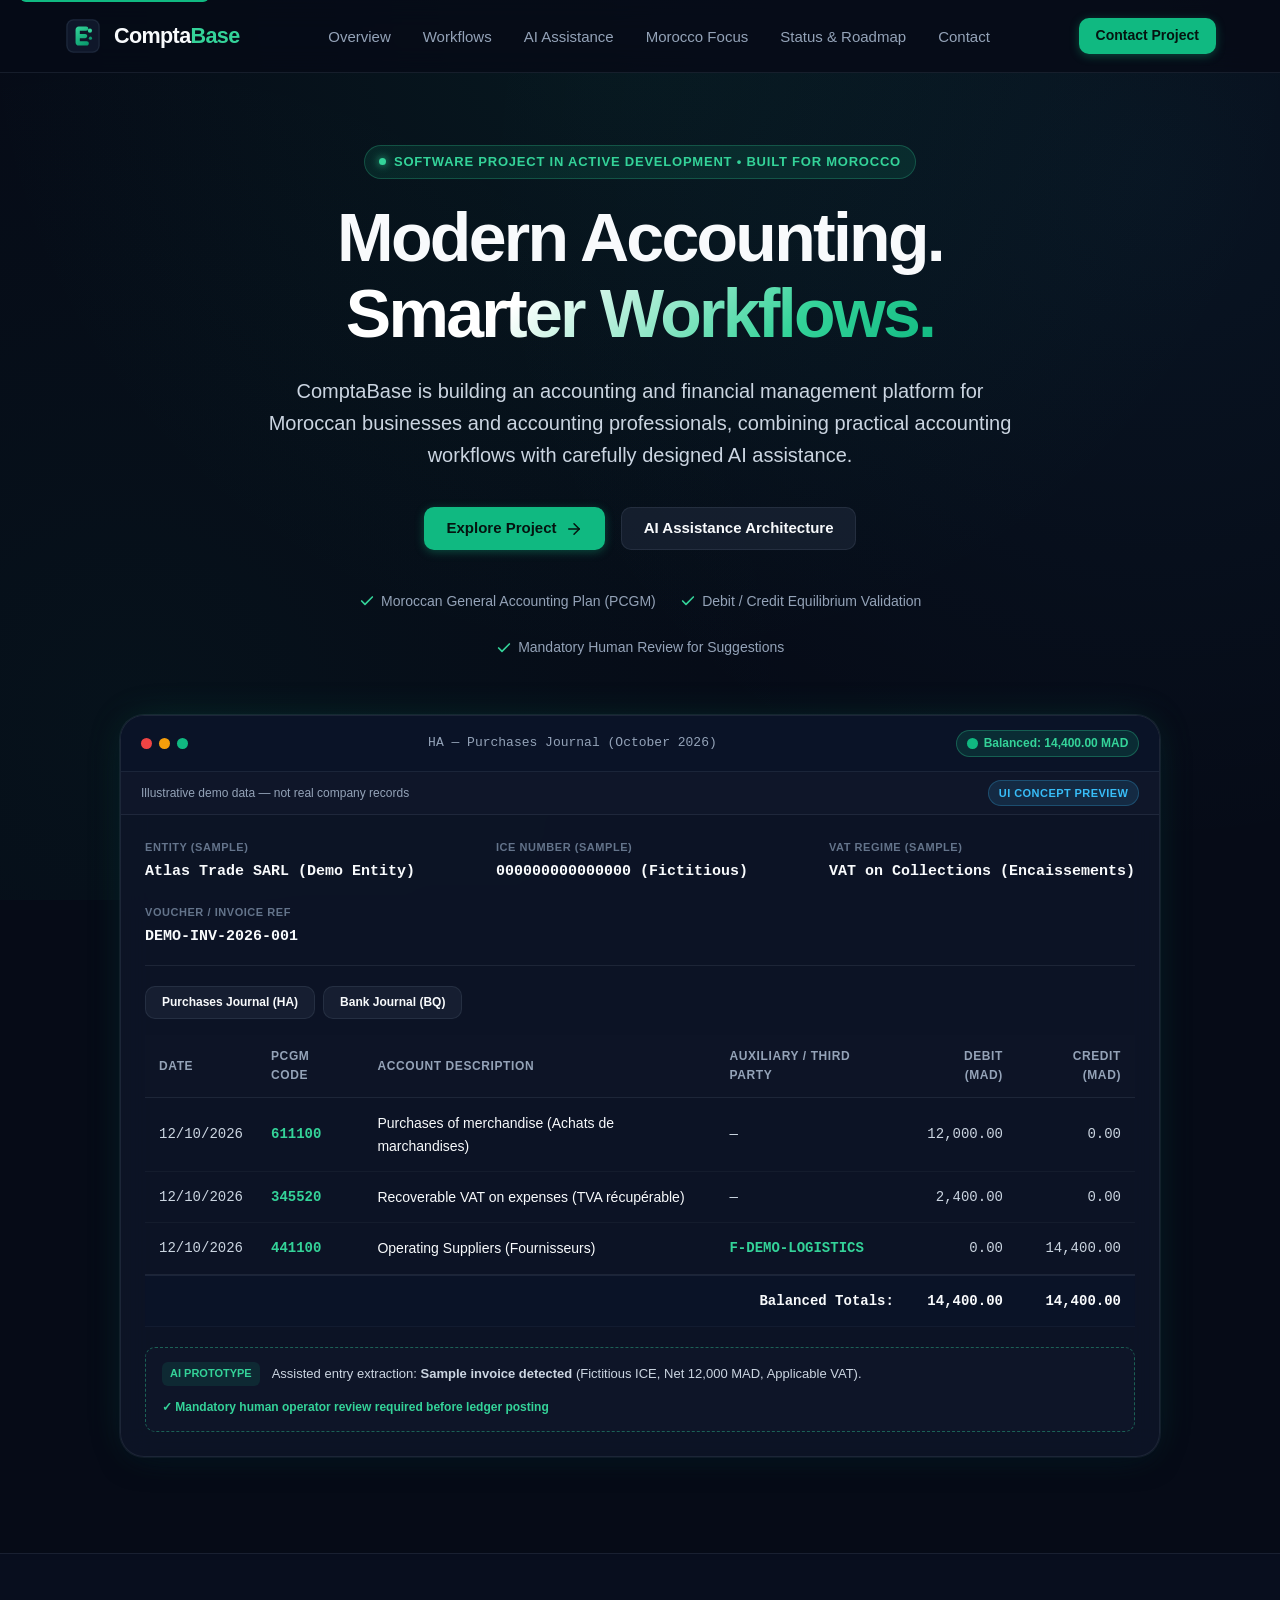
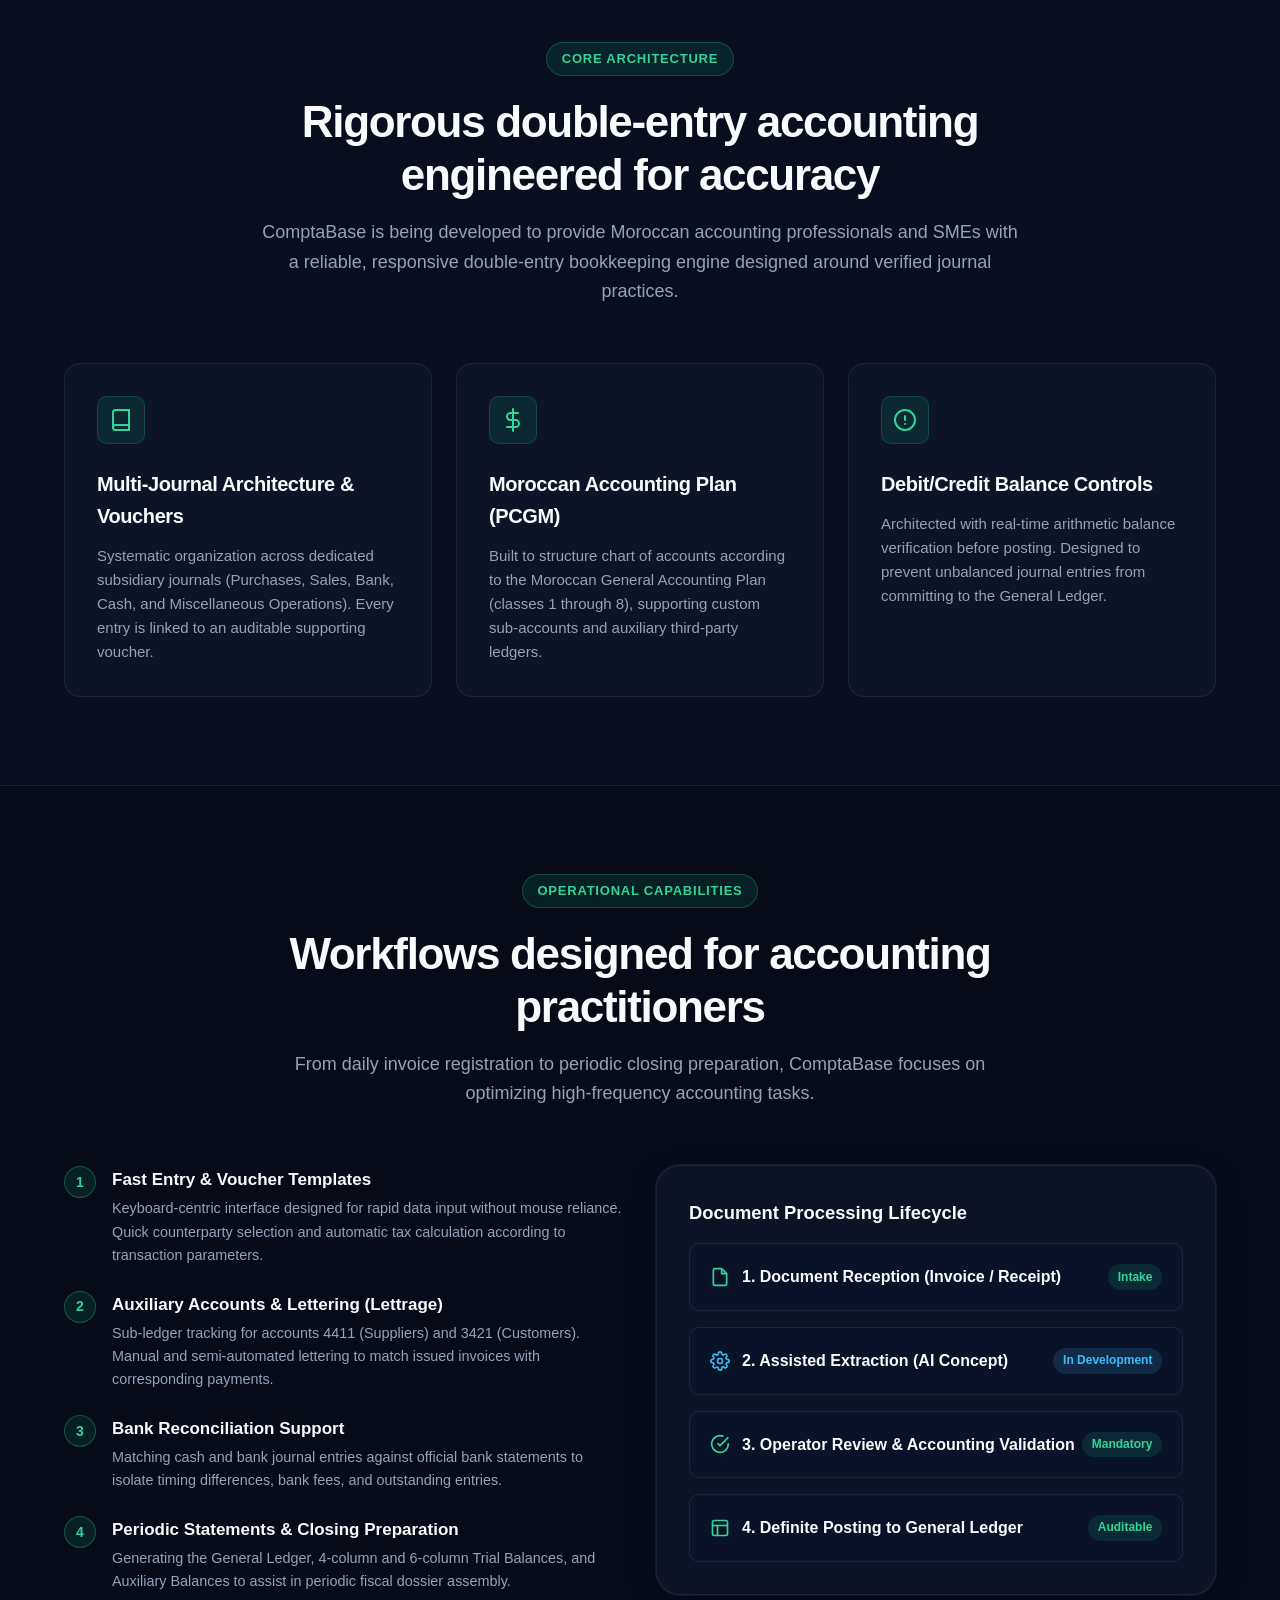
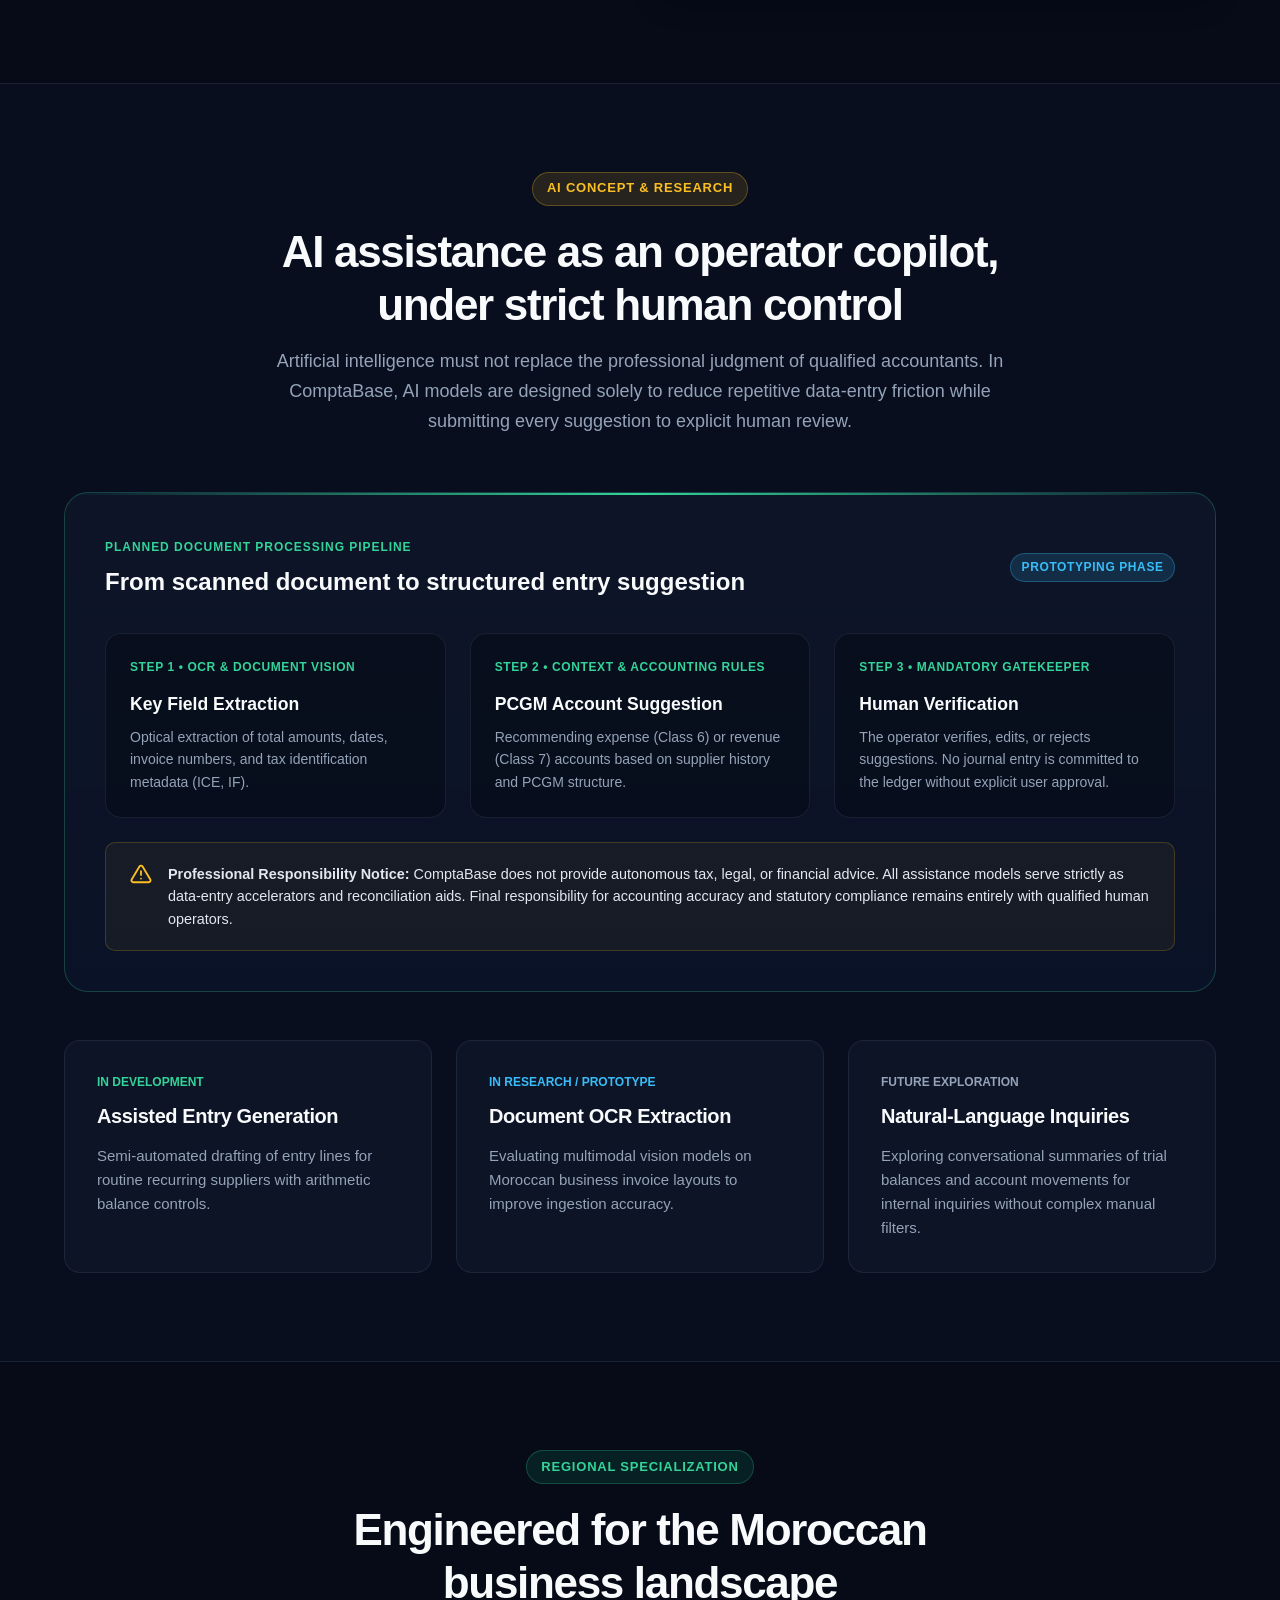
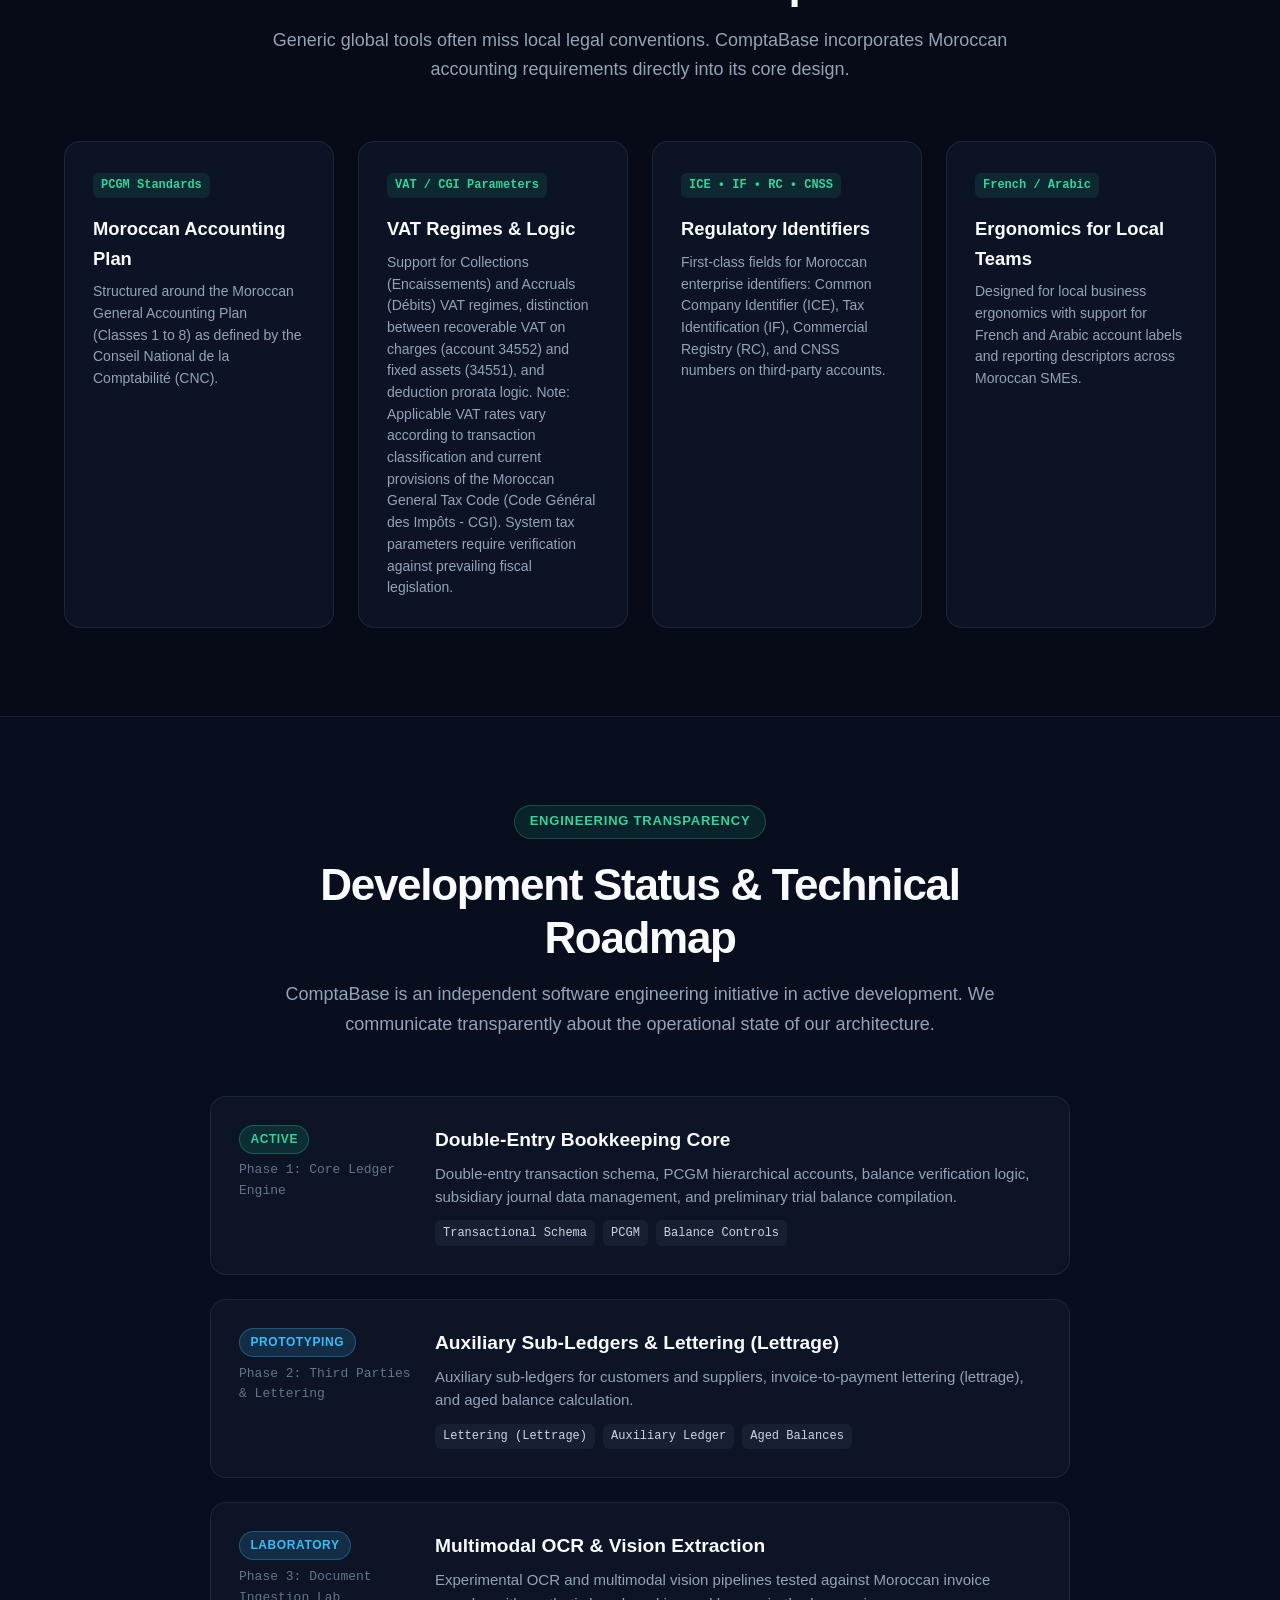
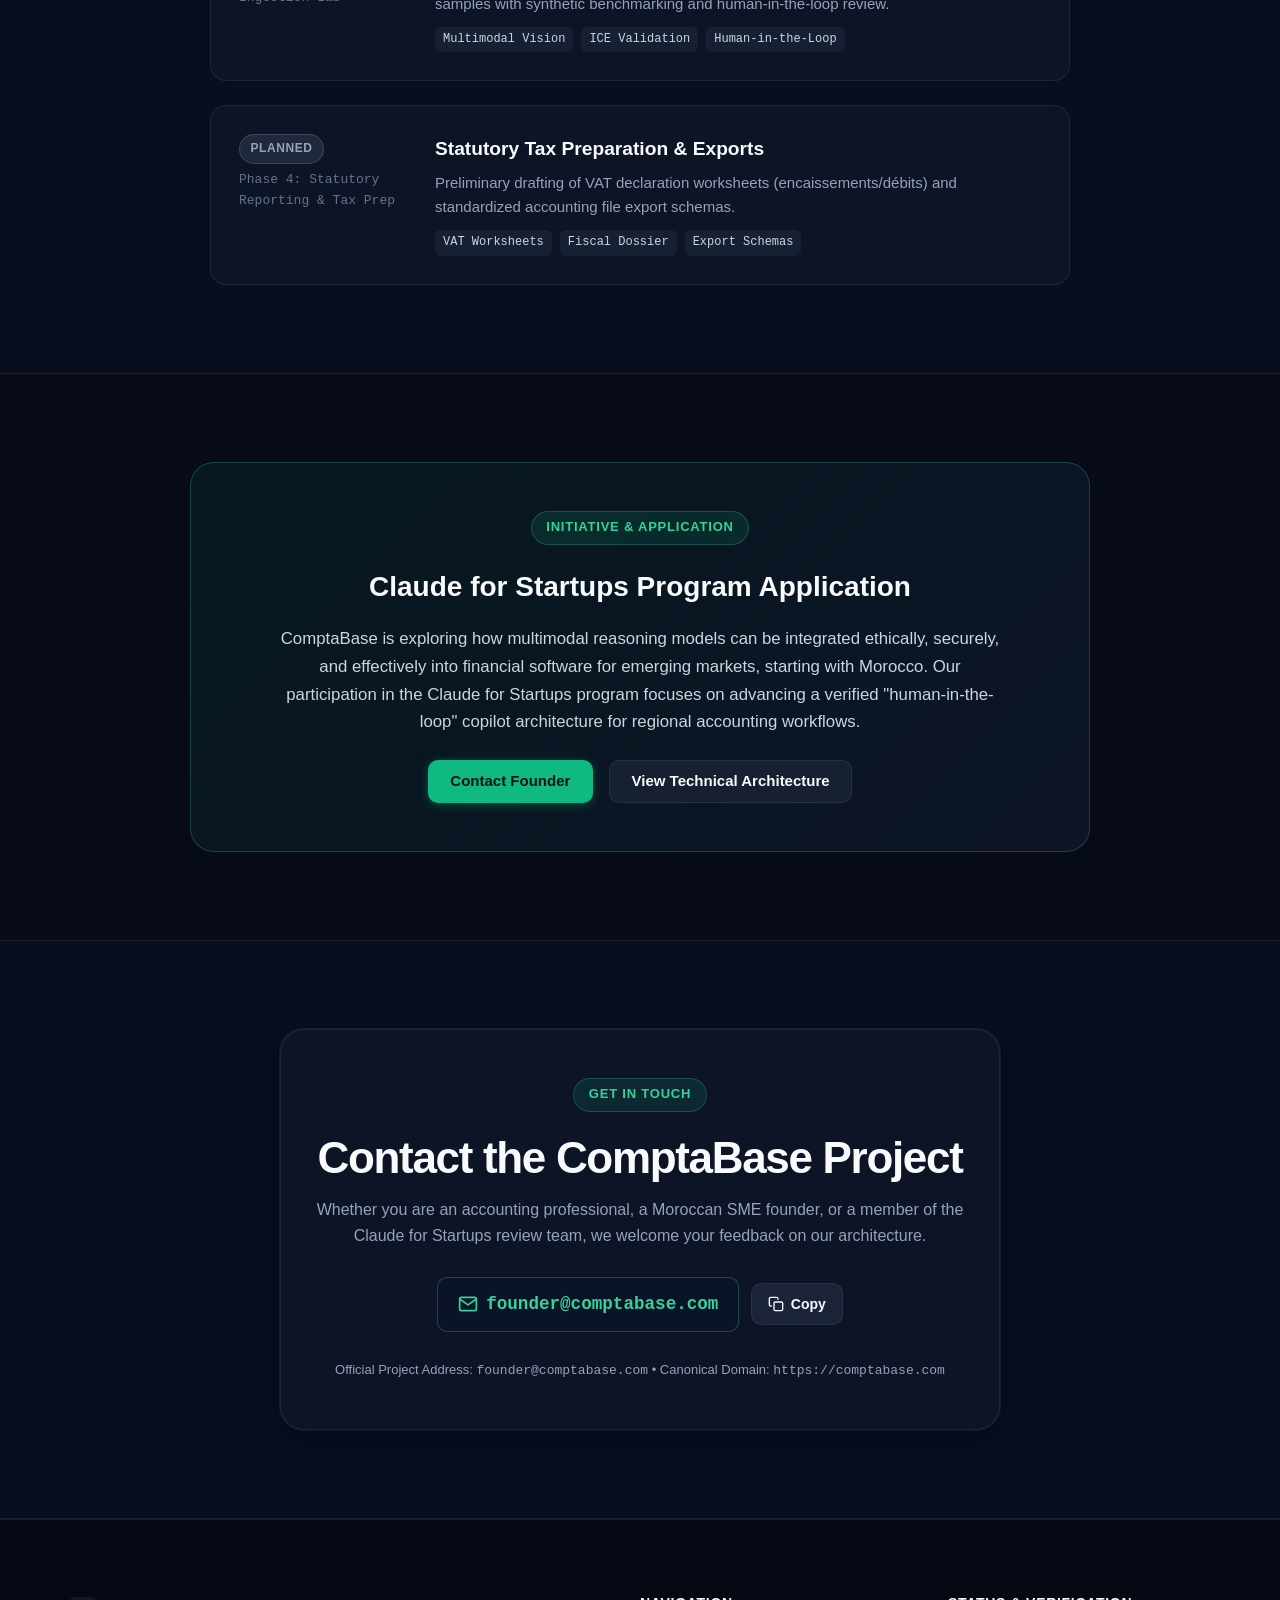
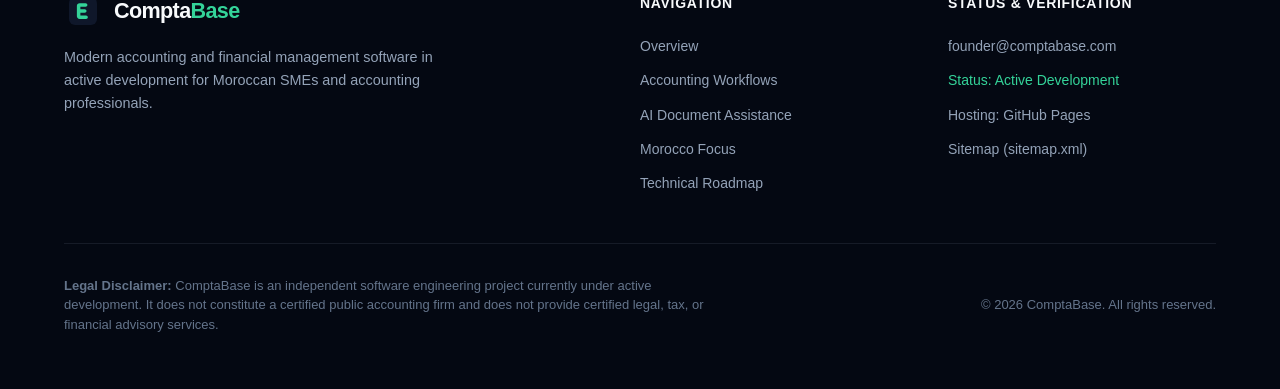
<file: index.html>
<!DOCTYPE html>
<html lang="en" dir="ltr">
<head>
  <meta charset="UTF-8">
  <meta name="viewport" content="width=device-width, initial-scale=1.0">
  <meta http-equiv="X-UA-Compatible" content="IE=edge">

  <title>ComptaBase — Modern Accounting &amp; Financial Management for Morocco</title>
  <meta name="description" content="ComptaBase is building an accounting and financial management platform for Moroccan businesses and accounting professionals, combining practical accounting workflows with carefully designed AI assistance.">
  <meta name="author" content="ComptaBase Project">
  <meta name="theme-color" content="#060B17">
  <link rel="canonical" href="https://comptabase.com/">

  <!-- Open Graph / Social Sharing -->
  <meta property="og:type" content="website">
  <meta property="og:url" content="https://comptabase.com/">
  <meta property="og:title" content="ComptaBase — Modern Accounting. Smarter Workflows.">
  <meta property="og:description" content="An accounting and financial management platform in active development for Moroccan SMEs and accounting professionals, combining practical workflows with assisted AI document processing.">
  <meta property="og:site_name" content="ComptaBase">
  <meta property="og:image" content="https://comptabase.com/assets/og-image.svg">

  <!-- Twitter Meta -->
  <meta name="twitter:card" content="summary_large_image">
  <meta name="twitter:title" content="ComptaBase — Modern Accounting. Smarter Workflows.">
  <meta name="twitter:description" content="Accounting and financial management platform in active development for Moroccan businesses.">
  <meta name="twitter:image" content="https://comptabase.com/assets/og-image.svg">

  <!-- Favicon -->
  <link rel="icon" type="image/svg+xml" href="/assets/favicon.svg">

  <!-- Stylesheet -->
  <link rel="stylesheet" href="/assets/css/style.css">
</head>
<body>
  <!-- Accessibility Skip Link -->
  <a href="#main-content" class="skip-link">Skip to main content</a>

  <!-- Header -->
  <header class="site-header">
    <div class="container header-container">
      <a href="/" class="brand" aria-label="ComptaBase Home">
        <div class="brand-icon">
          <svg width="34" height="34" viewBox="0 0 64 64" fill="none" aria-hidden="true">
            <rect width="64" height="64" rx="14" fill="#0F172A"/>
            <rect x="2" y="2" width="60" height="60" rx="12" stroke="#1E293B" stroke-width="2"/>
            <path d="M18 20C18 16.6863 20.6863 14 24 14H38C40.2091 14 42 15.7909 42 18C42 20.2091 40.2091 22 38 22H26V28H36C38.2091 28 40 29.7909 40 32C40 34.2091 38.2091 36 36 36H26V42H39C41.2091 42 43 43.7909 43 46C43 48.2091 41.2091 50 39 50H24C20.6863 50 18 47.3137 18 44V20Z" fill="url(#hdr-logo-grad)"/>
            <circle cx="45" cy="22" r="4" fill="#34D399"/>
            <circle cx="46" cy="36" r="3" fill="#10B981" fill-opacity="0.8"/>
            <defs>
              <linearGradient id="hdr-logo-grad" x1="18" y1="14" x2="44" y2="50" gradientUnits="userSpaceOnUse">
                <stop offset="0%" stop-color="#34D399"/>
                <stop offset="100%" stop-color="#059669"/>
              </linearGradient>
            </defs>
          </svg>
        </div>
        <span class="brand-text">Compta<span class="brand-text-accent">Base</span></span>
      </a>

      <nav aria-label="Main Navigation">
        <ul class="nav-menu">
          <li><a href="#overview" class="nav-link">Overview</a></li>
          <li><a href="#workflows" class="nav-link">Workflows</a></li>
          <li><a href="#ai-concept" class="nav-link">AI Assistance</a></li>
          <li><a href="#morocco" class="nav-link">Morocco Focus</a></li>
          <li><a href="#roadmap" class="nav-link">Status &amp; Roadmap</a></li>
          <li><a href="#contact" class="nav-link">Contact</a></li>
        </ul>
      </nav>

      <div class="header-actions">
        <a href="#contact" class="btn btn-primary btn-sm">Contact Project</a>
        <button id="mobile-toggle" class="mobile-toggle" aria-label="Open navigation menu" aria-expanded="false">
          <span></span>
          <span></span>
          <span></span>
        </button>
      </div>
    </div>
  </header>

  <!-- Mobile Drawer Menu -->
  <div id="mobile-nav-panel" class="mobile-nav-panel">
    <a href="#overview" class="nav-link">Overview</a>
    <a href="#workflows" class="nav-link">Workflows</a>
    <a href="#ai-concept" class="nav-link">AI Assistance</a>
    <a href="#morocco" class="nav-link">Morocco Focus</a>
    <a href="#roadmap" class="nav-link">Status &amp; Roadmap</a>
    <a href="#contact" class="nav-link">Contact</a>
    <a href="#contact" class="btn btn-primary" style="margin-top: 1rem;">Contact Project</a>
  </div>

  <main id="main-content">
    <!-- ==========================================================================
         Hero Section
         ========================================================================== -->
    <section class="hero" id="hero">
      <div class="container">
        <div class="hero-content">
          <div class="badge">
            <span class="badge-dot"></span>
            Software Project in Active Development • Built for Morocco
          </div>

          <h1 class="hero-headline">
            Modern Accounting.<br>
            <span class="hero-headline-gradient">Smarter Workflows.</span>
          </h1>

          <p class="hero-description">
            ComptaBase is building an accounting and financial management platform for Moroccan businesses and accounting professionals, combining practical accounting workflows with carefully designed AI assistance.
          </p>

          <div class="hero-actions">
            <a href="#overview" class="btn btn-primary">
              Explore Project
              <svg width="18" height="18" viewBox="0 0 24 24" fill="none" stroke="currentColor" stroke-width="2" stroke-linecap="round" stroke-linejoin="round" aria-hidden="true">
                <line x1="5" y1="12" x2="19" y2="12"></line>
                <polyline points="12 5 19 12 12 19"></polyline>
              </svg>
            </a>
            <a href="#ai-concept" class="btn btn-secondary">AI Assistance Architecture</a>
          </div>

          <div class="hero-meta">
            <div class="hero-meta-item">
              <svg width="16" height="16" viewBox="0 0 24 24" fill="none" stroke="currentColor" stroke-width="2.5" stroke-linecap="round" stroke-linejoin="round" aria-hidden="true">
                <polyline points="20 6 9 17 4 12"></polyline>
              </svg>
              <span>Moroccan General Accounting Plan (PCGM)</span>
            </div>
            <div class="hero-meta-item">
              <svg width="16" height="16" viewBox="0 0 24 24" fill="none" stroke="currentColor" stroke-width="2.5" stroke-linecap="round" stroke-linejoin="round" aria-hidden="true">
                <polyline points="20 6 9 17 4 12"></polyline>
              </svg>
              <span>Debit / Credit Equilibrium Validation</span>
            </div>
            <div class="hero-meta-item">
              <svg width="16" height="16" viewBox="0 0 24 24" fill="none" stroke="currentColor" stroke-width="2.5" stroke-linecap="round" stroke-linejoin="round" aria-hidden="true">
                <polyline points="20 6 9 17 4 12"></polyline>
              </svg>
              <span>Mandatory Human Review for Suggestions</span>
            </div>
          </div>
        </div>

        <!-- Interactive Hero Mockup Visual -->
        <div class="mockup-container" aria-label="Visual demonstration of the ComptaBase interface">
          <div class="mockup-header">
            <div class="mockup-controls">
              <span class="mockup-dot red"></span>
              <span class="mockup-dot yellow"></span>
              <span class="mockup-dot green"></span>
            </div>
            <div class="mockup-title">
              <span id="journal-view-title">HA — Purchases Journal (October 2026)</span>
            </div>
            <div class="mockup-status-badge" id="journal-view-status">
              <span class="mockup-dot green"></span>
              Balanced: 14,400.00 MAD
            </div>
          </div>

          <!-- Prominent Fictional Data Disclaimer -->
          <div class="demo-disclaimer-bar">
            <span>Illustrative demo data — not real company records</span>
            <span class="demo-disclaimer-pill">UI Concept Preview</span>
          </div>

          <div class="mockup-body">
            <!-- Metadata Strip -->
            <div class="journal-header-info">
              <div class="journal-meta-item">
                <span class="journal-meta-label">Entity (Sample)</span>
                <span class="journal-meta-val">Atlas Trade SARL (Demo Entity)</span>
              </div>
              <div class="journal-meta-item">
                <span class="journal-meta-label">ICE Number (Sample)</span>
                <span class="journal-meta-val">000000000000000 (Fictitious)</span>
              </div>
              <div class="journal-meta-item">
                <span class="journal-meta-label">VAT Regime (Sample)</span>
                <span class="journal-meta-val">VAT on Collections (Encaissements)</span>
              </div>
              <div class="journal-meta-item">
                <span class="journal-meta-label">Voucher / Invoice Ref</span>
                <span class="journal-meta-val">DEMO-INV-2026-001</span>
              </div>
            </div>

            <!-- Tab Switcher for Mockup -->
            <div style="display: flex; gap: 0.5rem; margin-bottom: 1rem;">
              <button id="tab-journal-ha" class="btn btn-secondary btn-sm" style="font-size: 0.75rem;">Purchases Journal (HA)</button>
              <button id="tab-journal-bq" class="btn btn-secondary btn-sm" style="font-size: 0.75rem;">Bank Journal (BQ)</button>
            </div>

            <!-- Journal Table (Purchases - HA) -->
            <table class="journal-table" id="journal-rows-ha">
              <thead>
                <tr>
                  <th>Date</th>
                  <th>PCGM Code</th>
                  <th>Account Description</th>
                  <th>Auxiliary / Third Party</th>
                  <th class="col-right">Debit (MAD)</th>
                  <th class="col-right">Credit (MAD)</th>
                </tr>
              </thead>
              <tbody>
                <tr>
                  <td>12/10/2026</td>
                  <td class="acc-code">611100</td>
                  <td class="acc-label">Purchases of merchandise (Achats de marchandises)</td>
                  <td>—</td>
                  <td class="col-right">12,000.00</td>
                  <td class="col-right">0.00</td>
                </tr>
                <tr>
                  <td>12/10/2026</td>
                  <td class="acc-code">345520</td>
                  <td class="acc-label">Recoverable VAT on expenses (TVA récupérable)</td>
                  <td>—</td>
                  <td class="col-right">2,400.00</td>
                  <td class="col-right">0.00</td>
                </tr>
                <tr>
                  <td>12/10/2026</td>
                  <td class="acc-code">441100</td>
                  <td class="acc-label">Operating Suppliers (Fournisseurs)</td>
                  <td class="acc-code">F-DEMO-LOGISTICS</td>
                  <td class="col-right">0.00</td>
                  <td class="col-right">14,400.00</td>
                </tr>
                <tr class="total-row">
                  <td colspan="4" style="text-align: right; font-weight: 700;">Balanced Totals:</td>
                  <td class="col-right">14,400.00</td>
                  <td class="col-right">14,400.00</td>
                </tr>
              </tbody>
            </table>

            <!-- Journal Table (Bank - BQ - hidden by default) -->
            <table class="journal-table" id="journal-rows-bq" style="display: none;">
              <thead>
                <tr>
                  <th>Date</th>
                  <th>PCGM Code</th>
                  <th>Account Description</th>
                  <th>Reconciliation / Lettering</th>
                  <th class="col-right">Debit (MAD)</th>
                  <th class="col-right">Credit (MAD)</th>
                </tr>
              </thead>
              <tbody>
                <tr>
                  <td>12/10/2026</td>
                  <td class="acc-code">441100</td>
                  <td class="acc-label">Operating Suppliers (Settlement F-DEMO-LOGISTICS)</td>
                  <td>Lettering: [L042]</td>
                  <td class="col-right">14,400.00</td>
                  <td class="col-right">0.00</td>
                </tr>
                <tr>
                  <td>12/10/2026</td>
                  <td class="acc-code">514100</td>
                  <td class="acc-label">Bank Account (Demo Bank - Cheque 98124)</td>
                  <td>Statement: Matched</td>
                  <td class="col-right">0.00</td>
                  <td class="col-right">14,400.00</td>
                </tr>
                <tr class="total-row">
                  <td colspan="4" style="text-align: right; font-weight: 700;">Balanced Totals:</td>
                  <td class="col-right">14,400.00</td>
                  <td class="col-right">14,400.00</td>
                </tr>
              </tbody>
            </table>

            <!-- AI Guardrail Concept Banner -->
            <div class="assist-banner">
              <div class="assist-banner-info">
                <span class="assist-chip">AI Prototype</span>
                <span style="color: var(--color-text-secondary);">
                  Assisted entry extraction: <strong>Sample invoice detected</strong> (Fictitious ICE, Net 12,000 MAD, Applicable VAT).
                </span>
              </div>
              <span style="font-size: 0.75rem; color: var(--color-brand-light); font-weight: 600;">
                ✓ Mandatory human operator review required before ledger posting
              </span>
            </div>
          </div>
        </div>
      </div>
    </section>

    <!-- ==========================================================================
         Section 2: Product Overview
         ========================================================================== -->
    <section class="section section-alt" id="overview">
      <div class="container">
        <div class="section-header">
          <div class="badge">Core Architecture</div>
          <h2 class="section-title">Rigorous double-entry accounting engineered for accuracy</h2>
          <p class="section-subtitle">
            ComptaBase is being developed to provide Moroccan accounting professionals and SMEs with a reliable, responsive double-entry bookkeeping engine designed around verified journal practices.
          </p>
        </div>

        <div class="grid-3">
          <div class="card">
            <div class="card-icon">
              <svg width="24" height="24" viewBox="0 0 24 24" fill="none" stroke="currentColor" stroke-width="2" stroke-linecap="round" stroke-linejoin="round" aria-hidden="true">
                <path d="M4 19.5A2.5 2.5 0 0 1 6.5 17H20"></path>
                <path d="M6.5 2H20v20H6.5A2.5 2.5 0 0 1 4 19.5v-15A2.5 2.5 0 0 1 6.5 2z"></path>
              </svg>
            </div>
            <h3 class="card-title">Multi-Journal Architecture &amp; Vouchers</h3>
            <p class="card-text">
              Systematic organization across dedicated subsidiary journals (Purchases, Sales, Bank, Cash, and Miscellaneous Operations). Every entry is linked to an auditable supporting voucher.
            </p>
          </div>

          <div class="card">
            <div class="card-icon">
              <svg width="24" height="24" viewBox="0 0 24 24" fill="none" stroke="currentColor" stroke-width="2" stroke-linecap="round" stroke-linejoin="round" aria-hidden="true">
                <line x1="12" y1="1" x2="12" y2="23"></line>
                <path d="M17 5H9.5a3.5 3.5 0 0 0 0 7h5a3.5 3.5 0 0 1 0 7H6"></path>
              </svg>
            </div>
            <h3 class="card-title">Moroccan Accounting Plan (PCGM)</h3>
            <p class="card-text">
              Built to structure chart of accounts according to the Moroccan General Accounting Plan (classes 1 through 8), supporting custom sub-accounts and auxiliary third-party ledgers.
            </p>
          </div>

          <div class="card">
            <div class="card-icon">
              <svg width="24" height="24" viewBox="0 0 24 24" fill="none" stroke="currentColor" stroke-width="2" stroke-linecap="round" stroke-linejoin="round" aria-hidden="true">
                <circle cx="12" cy="12" r="10"></circle>
                <line x1="12" y1="8" x2="12" y2="12"></line>
                <line x1="12" y1="16" x2="12.01" y2="16"></line>
              </svg>
            </div>
            <h3 class="card-title">Debit/Credit Balance Controls</h3>
            <p class="card-text">
              Architected with real-time arithmetic balance verification before posting. Designed to prevent unbalanced journal entries from committing to the General Ledger.
            </p>
          </div>
        </div>
      </div>
    </section>

    <!-- ==========================================================================
         Section 3: Accounting Workflows
         ========================================================================== -->
    <section class="section" id="workflows">
      <div class="container">
        <div class="section-header">
          <div class="badge">Operational Capabilities</div>
          <h2 class="section-title">Workflows designed for accounting practitioners</h2>
          <p class="section-subtitle">
            From daily invoice registration to periodic closing preparation, ComptaBase focuses on optimizing high-frequency accounting tasks.
          </p>
        </div>

        <div class="workflow-grid">
          <ul class="feature-list">
            <li class="feature-item">
              <div class="feature-number">1</div>
              <div>
                <h3 class="feature-heading">Fast Entry &amp; Voucher Templates</h3>
                <p class="feature-desc">
                  Keyboard-centric interface designed for rapid data input without mouse reliance. Quick counterparty selection and automatic tax calculation according to transaction parameters.
                </p>
              </div>
            </li>

            <li class="feature-item">
              <div class="feature-number">2</div>
              <div>
                <h3 class="feature-heading">Auxiliary Accounts &amp; Lettering (Lettrage)</h3>
                <p class="feature-desc">
                  Sub-ledger tracking for accounts 4411 (Suppliers) and 3421 (Customers). Manual and semi-automated lettering to match issued invoices with corresponding payments.
                </p>
              </div>
            </li>

            <li class="feature-item">
              <div class="feature-number">3</div>
              <div>
                <h3 class="feature-heading">Bank Reconciliation Support</h3>
                <p class="feature-desc">
                  Matching cash and bank journal entries against official bank statements to isolate timing differences, bank fees, and outstanding entries.
                </p>
              </div>
            </li>

            <li class="feature-item">
              <div class="feature-number">4</div>
              <div>
                <h3 class="feature-heading">Periodic Statements &amp; Closing Preparation</h3>
                <p class="feature-desc">
                  Generating the General Ledger, 4-column and 6-column Trial Balances, and Auxiliary Balances to assist in periodic fiscal dossier assembly.
                </p>
              </div>
            </li>
          </ul>

          <div class="workflow-card-visual">
            <h3 style="font-size: 1.15rem; color: var(--color-text-primary); margin-bottom: 1rem; font-weight: 700;">
              Document Processing Lifecycle
            </h3>
            
            <div class="workflow-step-box">
              <div class="step-box-left">
                <svg width="20" height="20" viewBox="0 0 24 24" fill="none" stroke="currentColor" stroke-width="2" color="#34D399" aria-hidden="true">
                  <path d="M14 2H6a2 2 0 0 0-2 2v16a2 2 0 0 0 2 2h12a2 2 0 0 0 2-2V8z"></path>
                  <polyline points="14 2 14 8 20 8"></polyline>
                </svg>
                <span style="font-weight: 600; color: var(--color-text-primary);">1. Document Reception (Invoice / Receipt)</span>
              </div>
              <span class="step-status-tag step-ready">Intake</span>
            </div>

            <div class="workflow-step-box">
              <div class="step-box-left">
                <svg width="20" height="20" viewBox="0 0 24 24" fill="none" stroke="currentColor" stroke-width="2" color="#38BDF8" aria-hidden="true">
                  <circle cx="12" cy="12" r="3"></circle>
                  <path d="M19.4 15a1.65 1.65 0 0 0 .33 1.82l.06.06a2 2 0 0 1 0 2.83 2 2 0 0 1-2.83 0l-.06-.06a1.65 1.65 0 0 0-1.82-.33 1.65 1.65 0 0 0-1 1.51V21a2 2 0 0 1-2 2 2 2 0 0 1-2-2v-.09A1.65 1.65 0 0 0 9 19.4a1.65 1.65 0 0 0-1.82.33l-.06.06a2 2 0 0 1-2.83 0 2 2 0 0 1 0-2.83l.06-.06a1.65 1.65 0 0 0 .33-1.82 1.65 1.65 0 0 0-1.51-1H3a2 2 0 0 1-2-2 2 2 0 0 1 2-2h.09A1.65 1.65 0 0 0 4.6 9a1.65 1.65 0 0 0-.33-1.82l-.06-.06a2 2 0 0 1 0-2.83 2 2 0 0 1 2.83 0l.06.06a1.65 1.65 0 0 0 1.82.33H9a1.65 1.65 0 0 0 1-1.51V3a2 2 0 0 1 2-2 2 2 0 0 1 2 2v.09a1.65 1.65 0 0 0 1 1.51 1.65 1.65 0 0 0 1.82-.33l.06-.06a2 2 0 0 1 2.83 0 2 2 0 0 1 0 2.83l-.06.06a1.65 1.65 0 0 0-.33 1.82V9a1.65 1.65 0 0 0 1.51 1H21a2 2 0 0 1 2 2 2 2 0 0 1-2 2h-.09a1.65 1.65 0 0 0-1.51 1z"></path>
                </svg>
                <span style="font-weight: 600; color: var(--color-text-primary);">2. Assisted Extraction (AI Concept)</span>
              </div>
              <span class="step-status-tag step-planned">In Development</span>
            </div>

            <div class="workflow-step-box">
              <div class="step-box-left">
                <svg width="20" height="20" viewBox="0 0 24 24" fill="none" stroke="currentColor" stroke-width="2" color="#34D399" aria-hidden="true">
                  <path d="M22 11.08V12a10 10 0 1 1-5.93-9.14"></path>
                  <polyline points="22 4 12 14.01 9 11.01"></polyline>
                </svg>
                <span style="font-weight: 600; color: var(--color-text-primary);">3. Operator Review &amp; Accounting Validation</span>
              </div>
              <span class="step-status-tag step-ready">Mandatory</span>
            </div>

            <div class="workflow-step-box" style="margin-bottom: 0;">
              <div class="step-box-left">
                <svg width="20" height="20" viewBox="0 0 24 24" fill="none" stroke="currentColor" stroke-width="2" color="#34D399" aria-hidden="true">
                  <rect x="3" y="3" width="18" height="18" rx="2" ry="2"></rect>
                  <line x1="3" y1="9" x2="21" y2="9"></line>
                  <line x1="9" y1="21" x2="9" y2="9"></line>
                </svg>
                <span style="font-weight: 600; color: var(--color-text-primary);">4. Definite Posting to General Ledger</span>
              </div>
              <span class="step-status-tag step-ready">Auditable</span>
            </div>
          </div>
        </div>
      </div>
    </section>

    <!-- ==========================================================================
         Section 4: AI Assistance Concept (Human-in-the-Loop)
         ========================================================================== -->
    <section class="section section-alt" id="ai-concept">
      <div class="container">
        <div class="section-header">
          <div class="badge badge-amber">AI Concept &amp; Research</div>
          <h2 class="section-title">AI assistance as an operator copilot, under strict human control</h2>
          <p class="section-subtitle">
            Artificial intelligence must not replace the professional judgment of qualified accountants. In ComptaBase, AI models are designed solely to reduce repetitive data-entry friction while submitting every suggestion to explicit human review.
          </p>
        </div>

        <div class="ai-architecture-box">
          <div style="display: flex; align-items: center; justify-content: space-between; flex-wrap: wrap; gap: 1rem;">
            <div>
              <span style="font-size: 0.75rem; text-transform: uppercase; letter-spacing: 0.08em; color: var(--color-brand-light); font-weight: 700;">
                Planned Document Processing Pipeline
              </span>
              <h3 style="font-size: 1.5rem; color: var(--color-text-primary); font-weight: 700; margin-top: 0.25rem;">
                From scanned document to structured entry suggestion
              </h3>
            </div>
            <span class="status-badge status-prototyping">Prototyping Phase</span>
          </div>

          <div class="ai-flow">
            <div class="ai-flow-step">
              <div class="ai-flow-badge">Step 1 • OCR &amp; Document Vision</div>
              <h4 class="ai-flow-title">Key Field Extraction</h4>
              <p class="ai-flow-desc">
                Optical extraction of total amounts, dates, invoice numbers, and tax identification metadata (ICE, IF).
              </p>
            </div>

            <div class="ai-flow-step">
              <div class="ai-flow-badge">Step 2 • Context &amp; Accounting Rules</div>
              <h4 class="ai-flow-title">PCGM Account Suggestion</h4>
              <p class="ai-flow-desc">
                Recommending expense (Class 6) or revenue (Class 7) accounts based on supplier history and PCGM structure.
              </p>
            </div>

            <div class="ai-flow-step">
              <div class="ai-flow-badge">Step 3 • Mandatory Gatekeeper</div>
              <h4 class="ai-flow-title">Human Verification</h4>
              <p class="ai-flow-desc">
                The operator verifies, edits, or rejects suggestions. No journal entry is committed to the ledger without explicit user approval.
              </p>
            </div>
          </div>

          <!-- Strict Guardrail Warning -->
          <div class="guardrail-card">
            <svg width="22" height="22" viewBox="0 0 24 24" fill="none" stroke="currentColor" stroke-width="2" stroke-linecap="round" stroke-linejoin="round" aria-hidden="true">
              <path d="M10.29 3.86L1.82 18a2 2 0 0 0 1.71 3h16.94a2 2 0 0 0 1.71-3L13.71 3.86a2 2 0 0 0-3.42 0z"></path>
              <line x1="12" y1="9" x2="12" y2="13"></line>
              <line x1="12" y1="17" x2="12.01" y2="17"></line>
            </svg>
            <div class="guardrail-text">
              <strong>Professional Responsibility Notice:</strong> ComptaBase does not provide autonomous tax, legal, or financial advice. All assistance models serve strictly as data-entry accelerators and reconciliation aids. Final responsibility for accounting accuracy and statutory compliance remains entirely with qualified human operators.
            </div>
          </div>
        </div>

        <!-- Clarification Grid: Planned vs Existing -->
        <div class="grid-3">
          <div class="card">
            <div style="font-size: 0.75rem; font-weight: 700; color: var(--color-brand-light); text-transform: uppercase; margin-bottom: 0.5rem;">
              In Development
            </div>
            <h3 class="card-title">Assisted Entry Generation</h3>
            <p class="card-text">
              Semi-automated drafting of entry lines for routine recurring suppliers with arithmetic balance controls.
            </p>
          </div>

          <div class="card">
            <div style="font-size: 0.75rem; font-weight: 700; color: var(--color-accent-blue); text-transform: uppercase; margin-bottom: 0.5rem;">
              In Research / Prototype
            </div>
            <h3 class="card-title">Document OCR Extraction</h3>
            <p class="card-text">
              Evaluating multimodal vision models on Moroccan business invoice layouts to improve ingestion accuracy.
            </p>
          </div>

          <div class="card">
            <div style="font-size: 0.75rem; font-weight: 700; color: var(--color-text-muted); text-transform: uppercase; margin-bottom: 0.5rem;">
              Future Exploration
            </div>
            <h3 class="card-title">Natural-Language Inquiries</h3>
            <p class="card-text">
              Exploring conversational summaries of trial balances and account movements for internal inquiries without complex manual filters.
            </p>
          </div>
        </div>
      </div>
    </section>

    <!-- ==========================================================================
         Section 5: Moroccan Ecosystem
         ========================================================================== -->
    <section class="section" id="morocco">
      <div class="container">
        <div class="section-header">
          <div class="badge">Regional Specialization</div>
          <h2 class="section-title">Engineered for the Moroccan business landscape</h2>
          <p class="section-subtitle">
            Generic global tools often miss local legal conventions. ComptaBase incorporates Moroccan accounting requirements directly into its core design.
          </p>
        </div>

        <div class="morocco-grid">
          <div class="morocco-card">
            <span class="morocco-tag">PCGM Standards</span>
            <h3>Moroccan Accounting Plan</h3>
            <p>
              Structured around the Moroccan General Accounting Plan (Classes 1 to 8) as defined by the Conseil National de la Comptabilité (CNC).
            </p>
          </div>

          <div class="morocco-card">
            <span class="morocco-tag">VAT / CGI Parameters</span>
            <h3>VAT Regimes &amp; Logic</h3>
            <p>
              Support for Collections (Encaissements) and Accruals (Débits) VAT regimes, distinction between recoverable VAT on charges (account 34552) and fixed assets (34551), and deduction prorata logic. Note: Applicable VAT rates vary according to transaction classification and current provisions of the Moroccan General Tax Code (Code Général des Impôts - CGI). System tax parameters require verification against prevailing fiscal legislation.
            </p>
          </div>

          <div class="morocco-card">
            <span class="morocco-tag">ICE • IF • RC • CNSS</span>
            <h3>Regulatory Identifiers</h3>
            <p>
              First-class fields for Moroccan enterprise identifiers: Common Company Identifier (ICE), Tax Identification (IF), Commercial Registry (RC), and CNSS numbers on third-party accounts.
            </p>
          </div>

          <div class="morocco-card">
            <span class="morocco-tag">French / Arabic</span>
            <h3>Ergonomics for Local Teams</h3>
            <p>
              Designed for local business ergonomics with support for French and Arabic account labels and reporting descriptors across Moroccan SMEs.
            </p>
          </div>
        </div>
      </div>
    </section>

    <!-- ==========================================================================
         Section 6: Development Status & Roadmap
         ========================================================================== -->
    <section class="section section-alt" id="roadmap">
      <div class="container">
        <div class="section-header">
          <div class="badge">Engineering Transparency</div>
          <h2 class="section-title">Development Status &amp; Technical Roadmap</h2>
          <p class="section-subtitle">
            ComptaBase is an independent software engineering initiative in active development. We communicate transparently about the operational state of our architecture.
          </p>
        </div>

        <div class="roadmap-timeline">
          <div class="roadmap-item">
            <div class="roadmap-status-col">
              <span class="status-badge status-active">Active</span>
              <span class="roadmap-milestone-title">Phase 1: Core Ledger Engine</span>
            </div>
            <div class="roadmap-content">
              <h3>Double-Entry Bookkeeping Core</h3>
              <p>
                Double-entry transaction schema, PCGM hierarchical accounts, balance verification logic, subsidiary journal data management, and preliminary trial balance compilation.
              </p>
              <div class="roadmap-tags">
                <span class="tech-tag">Transactional Schema</span>
                <span class="tech-tag">PCGM</span>
                <span class="tech-tag">Balance Controls</span>
              </div>
            </div>
          </div>

          <div class="roadmap-item">
            <div class="roadmap-status-col">
              <span class="status-badge status-prototyping">Prototyping</span>
              <span class="roadmap-milestone-title">Phase 2: Third Parties &amp; Lettering</span>
            </div>
            <div class="roadmap-content">
              <h3>Auxiliary Sub-Ledgers &amp; Lettering (Lettrage)</h3>
              <p>
                Auxiliary sub-ledgers for customers and suppliers, invoice-to-payment lettering (lettrage), and aged balance calculation.
              </p>
              <div class="roadmap-tags">
                <span class="tech-tag">Lettering (Lettrage)</span>
                <span class="tech-tag">Auxiliary Ledger</span>
                <span class="tech-tag">Aged Balances</span>
              </div>
            </div>
          </div>

          <div class="roadmap-item">
            <div class="roadmap-status-col">
              <span class="status-badge status-prototyping">Laboratory</span>
              <span class="roadmap-milestone-title">Phase 3: Document Ingestion Lab</span>
            </div>
            <div class="roadmap-content">
              <h3>Multimodal OCR &amp; Vision Extraction</h3>
              <p>
                Experimental OCR and multimodal vision pipelines tested against Moroccan invoice samples with synthetic benchmarking and human-in-the-loop review.
              </p>
              <div class="roadmap-tags">
                <span class="tech-tag">Multimodal Vision</span>
                <span class="tech-tag">ICE Validation</span>
                <span class="tech-tag">Human-in-the-Loop</span>
              </div>
            </div>
          </div>

          <div class="roadmap-item">
            <div class="roadmap-status-col">
              <span class="status-badge status-research">Planned</span>
              <span class="roadmap-milestone-title">Phase 4: Statutory Reporting &amp; Tax Prep</span>
            </div>
            <div class="roadmap-content">
              <h3>Statutory Tax Preparation &amp; Exports</h3>
              <p>
                Preliminary drafting of VAT declaration worksheets (encaissements/débits) and standardized accounting file export schemas.
              </p>
              <div class="roadmap-tags">
                <span class="tech-tag">VAT Worksheets</span>
                <span class="tech-tag">Fiscal Dossier</span>
                <span class="tech-tag">Export Schemas</span>
              </div>
            </div>
          </div>
        </div>
      </div>
    </section>

    <!-- ==========================================================================
         Section 7: Claude for Startups Context
         ========================================================================== -->
    <section class="section" id="claude-startups">
      <div class="container">
        <div class="startup-card">
          <div class="badge">Initiative &amp; Application</div>
          <h2 class="startup-card-title">Claude for Startups Program Application</h2>
          <p class="startup-card-text">
            ComptaBase is exploring how multimodal reasoning models can be integrated ethically, securely, and effectively into financial software for emerging markets, starting with Morocco. Our participation in the Claude for Startups program focuses on advancing a verified "human-in-the-loop" copilot architecture for regional accounting workflows.
          </p>
          <div style="display: flex; justify-content: center; gap: 1rem; flex-wrap: wrap;">
            <a href="#contact" class="btn btn-primary">Contact Founder</a>
            <a href="#ai-concept" class="btn btn-secondary">View Technical Architecture</a>
          </div>
        </div>
      </div>
    </section>

    <!-- ==========================================================================
         Section 8: Contact Section
         ========================================================================== -->
    <section class="section section-alt" id="contact">
      <div class="container">
        <div class="contact-box">
          <div class="badge">Get in Touch</div>
          <h2 class="section-title" style="margin-bottom: 0.75rem;">Contact the ComptaBase Project</h2>
          <p class="section-subtitle" style="font-size: 1rem; margin-bottom: 1.5rem;">
            Whether you are an accounting professional, a Moroccan SME founder, or a member of the Claude for Startups review team, we welcome your feedback on our architecture.
          </p>

          <div class="contact-email-row">
            <a href="mailto:founder@comptabase.com" class="email-display" id="mailto-link">
              <svg width="20" height="20" viewBox="0 0 24 24" fill="none" stroke="currentColor" stroke-width="2" stroke-linecap="round" stroke-linejoin="round" aria-hidden="true">
                <path d="M4 4h16c1.1 0 2 .9 2 2v12c0 1.1-.9 2-2 2H4c-1.1 0-2-.9-2-2V6c0-1.1.9-2 2-2z"></path>
                <polyline points="22,6 12,13 2,6"></polyline>
              </svg>
              <span>founder@comptabase.com</span>
            </a>
            <button type="button" class="copy-btn" id="copy-email-btn" aria-label="Copy email address to clipboard">
              <svg width="16" height="16" viewBox="0 0 24 24" fill="none" stroke="currentColor" stroke-width="2" stroke-linecap="round" stroke-linejoin="round" aria-hidden="true">
                <rect x="9" y="9" width="13" height="13" rx="2" ry="2"></rect>
                <path d="M5 15H4a2 2 0 0 1-2-2V4a2 2 0 0 1 2-2h9a2 2 0 0 1 2 2v1"></path>
              </svg>
              <span>Copy</span>
            </button>
          </div>

          <p class="contact-disclaimer">
            Official Project Address: <code>founder@comptabase.com</code> • Canonical Domain: <code>https://comptabase.com</code>
          </p>
        </div>
      </div>
    </section>
  </main>

  <!-- ==========================================================================
       Footer
       ========================================================================== -->
  <footer class="site-footer">
    <div class="container">
      <div class="footer-grid">
        <div>
          <a href="/" class="brand" aria-label="ComptaBase Home">
            <div class="brand-icon">
              <svg width="28" height="28" viewBox="0 0 64 64" fill="none" aria-hidden="true">
                <rect width="64" height="64" rx="14" fill="#0F172A"/>
                <path d="M18 20C18 16.6863 20.6863 14 24 14H38C40.2091 14 42 15.7909 42 18C42 20.2091 40.2091 22 38 22H26V28H36C38.2091 28 40 29.7909 40 32C40 34.2091 38.2091 36 36 36H26V42H39C41.2091 42 43 43.7909 43 46C43 48.2091 41.2091 50 39 50H24C20.6863 50 18 47.3137 18 44V20Z" fill="#34D399"/>
              </svg>
            </div>
            <span class="brand-text">Compta<span class="brand-text-accent">Base</span></span>
          </a>
          <p class="footer-col-desc">
            Modern accounting and financial management software in active development for Moroccan SMEs and accounting professionals.
          </p>
        </div>

        <div>
          <h4 class="footer-heading">Navigation</h4>
          <ul class="footer-links">
            <li><a href="#overview">Overview</a></li>
            <li><a href="#workflows">Accounting Workflows</a></li>
            <li><a href="#ai-concept">AI Document Assistance</a></li>
            <li><a href="#morocco">Morocco Focus</a></li>
            <li><a href="#roadmap">Technical Roadmap</a></li>
          </ul>
        </div>

        <div>
          <h4 class="footer-heading">Status &amp; Verification</h4>
          <ul class="footer-links">
            <li><a href="mailto:founder@comptabase.com">founder@comptabase.com</a></li>
            <li><span style="color: var(--color-brand-light);">Status: Active Development</span></li>
            <li><span style="color: var(--color-text-muted);">Hosting: GitHub Pages</span></li>
            <li><a href="https://comptabase.com/sitemap.xml">Sitemap (sitemap.xml)</a></li>
          </ul>
        </div>
      </div>

      <div class="footer-bottom">
        <div class="legal-notice">
          <strong>Legal Disclaimer:</strong> ComptaBase is an independent software engineering project currently under active development. It does not constitute a certified public accounting firm and does not provide certified legal, tax, or financial advisory services.
        </div>
        <div>
          &copy; 2026 ComptaBase. All rights reserved.
        </div>
      </div>
    </div>
  </footer>

  <!-- Scripts -->
  <script src="/assets/js/main.js"></script>
</body>
</html>
</file>
<file: assets/css/style.css>
/* ==========================================================================
   ComptaBase Design System — Modern Accounting & Financial Software
   Color Palette: Deep Navy (#060B17, #0B132B), Slate (#0F172A, #1E293B),
                  Emerald/Mint Accents (#10B981, #34D399, #059669)
   ========================================================================== */

:root {
  --color-bg-base: #060B17;
  --color-bg-surface: #0B1328;
  --color-bg-card: rgba(15, 23, 42, 0.78);
  --color-bg-card-hover: rgba(22, 33, 58, 0.88);
  --color-bg-elevated: #162038;
  --color-bg-subtle: #111B33;

  --color-border: rgba(148, 163, 184, 0.12);
  --color-border-glow: rgba(52, 211, 153, 0.3);
  --color-border-hover: rgba(52, 211, 153, 0.45);

  --color-text-primary: #F8FAFC;
  --color-text-secondary: #CBD5E1;
  --color-text-muted: #94A3B8;
  --color-text-faint: #64748B;

  --color-brand-primary: #10B981;
  --color-brand-hover: #059669;
  --color-brand-light: #34D399;
  --color-brand-mint: #6EE7B7;
  --color-brand-dim: rgba(16, 185, 129, 0.12);
  --color-brand-glow: rgba(16, 185, 129, 0.25);

  --color-accent-blue: #38BDF8;
  --color-accent-amber: #FBBF24;
  --color-accent-amber-dim: rgba(251, 191, 36, 0.12);

  --font-sans: -apple-system, BlinkMacSystemFont, "Segoe UI", Roboto, "Helvetica Neue", Arial, sans-serif;
  --font-mono: ui-monospace, SFMono-Regular, "SF Mono", Menlo, Consolas, "Liberation Mono", monospace;

  --radius-sm: 6px;
  --radius-md: 10px;
  --radius-lg: 16px;
  --radius-xl: 24px;
  --radius-full: 9999px;

  --shadow-sm: 0 2px 4px rgba(0, 0, 0, 0.3);
  --shadow-md: 0 8px 24px rgba(0, 0, 0, 0.4);
  --shadow-lg: 0 16px 36px rgba(0, 0, 0, 0.5);
  --shadow-card: 0 10px 30px -10px rgba(2, 6, 23, 0.7), 0 0 0 1px var(--color-border);
  --shadow-glow: 0 0 40px -10px var(--color-brand-glow);

  --container-max: 1200px;
  --transition-fast: 0.15s ease;
  --transition-base: 0.25s cubic-bezier(0.16, 1, 0.3, 1);
  --transition-smooth: 0.4s cubic-bezier(0.16, 1, 0.3, 1);
}

/* Base Reset & Typography */
*, *::before, *::after {
  box-sizing: border-box;
  margin: 0;
  padding: 0;
}

html {
  font-size: 16px;
  scroll-behavior: smooth;
  -webkit-text-size-adjust: 100%;
  color-scheme: dark;
}

body {
  font-family: var(--font-sans);
  background-color: var(--color-bg-base);
  color: var(--color-text-secondary);
  line-height: 1.6;
  text-rendering: optimizeLegibility;
  -webkit-font-smoothing: antialiased;
  -moz-osx-font-smoothing: grayscale;
  overflow-x: hidden;
  background-image: 
    radial-gradient(circle at 50% 0%, rgba(16, 185, 129, 0.08) 0%, transparent 60%),
    radial-gradient(circle at 90% 20%, rgba(56, 189, 248, 0.05) 0%, transparent 50%),
    radial-gradient(circle at 10% 80%, rgba(16, 185, 129, 0.04) 0%, transparent 50%);
  background-attachment: fixed;
}

/* Accessibility Skip Link */
.skip-link {
  position: absolute;
  top: -40px;
  left: 20px;
  background: var(--color-brand-primary);
  color: #060B17;
  padding: 8px 16px;
  font-weight: 700;
  border-radius: var(--radius-sm);
  z-index: 1000;
  transition: top var(--transition-fast);
  text-decoration: none;
}

.skip-link:focus {
  top: 16px;
}

:focus-visible {
  outline: 2px solid var(--color-brand-light);
  outline-offset: 3px;
}

/* Layout Utilities */
.container {
  width: 100%;
  max-width: var(--container-max);
  margin-left: auto;
  margin-right: auto;
  padding-left: 1.5rem;
  padding-right: 1.5rem;
}

.section {
  padding-top: 5.5rem;
  padding-bottom: 5.5rem;
  position: relative;
}

.section-alt {
  background: rgba(11, 19, 40, 0.4);
  border-top: 1px solid var(--color-border);
  border-bottom: 1px solid var(--color-border);
}

/* Section Headers */
.section-header {
  text-align: center;
  max-width: 760px;
  margin-left: auto;
  margin-right: auto;
  margin-bottom: 3.5rem;
}

.badge {
  display: inline-flex;
  align-items: center;
  gap: 0.5rem;
  padding: 0.35rem 0.9rem;
  font-size: 0.8125rem;
  font-weight: 600;
  text-transform: uppercase;
  letter-spacing: 0.06em;
  border-radius: var(--radius-full);
  background: var(--color-brand-dim);
  color: var(--color-brand-light);
  border: 1px solid rgba(52, 211, 153, 0.25);
  margin-bottom: 1.25rem;
}

.badge-amber {
  background: var(--color-accent-amber-dim);
  color: var(--color-accent-amber);
  border-color: rgba(251, 191, 36, 0.28);
}

.badge-dot {
  width: 7px;
  height: 7px;
  border-radius: 50%;
  background-color: var(--color-brand-light);
  box-shadow: 0 0 8px var(--color-brand-light);
  animation: pulse-dot 2.5s infinite;
}

@keyframes pulse-dot {
  0%, 100% { opacity: 1; transform: scale(1); }
  50% { opacity: 0.5; transform: scale(0.85); }
}

.section-title {
  font-size: 2.25rem;
  line-height: 1.2;
  font-weight: 700;
  color: var(--color-text-primary);
  letter-spacing: -0.03em;
  margin-bottom: 1rem;
}

@media (min-width: 768px) {
  .section-title {
    font-size: 2.75rem;
  }
}

.section-subtitle {
  font-size: 1.125rem;
  line-height: 1.65;
  color: var(--color-text-muted);
}

/* Header & Navigation */
.site-header {
  position: sticky;
  top: 0;
  z-index: 90;
  background: rgba(6, 11, 23, 0.85);
  backdrop-filter: blur(14px);
  -webkit-backdrop-filter: blur(14px);
  border-bottom: 1px solid var(--color-border);
  transition: all var(--transition-base);
}

.header-container {
  display: flex;
  align-items: center;
  justify-content: space-between;
  height: 4.5rem;
}

.brand {
  display: flex;
  align-items: center;
  gap: 0.75rem;
  text-decoration: none;
  color: var(--color-text-primary);
}

.brand-icon {
  width: 38px;
  height: 38px;
  border-radius: var(--radius-sm);
  display: flex;
  align-items: center;
  justify-content: center;
}

.brand-text {
  font-size: 1.35rem;
  font-weight: 700;
  letter-spacing: -0.03em;
  color: var(--color-text-primary);
}

.brand-text-accent {
  color: var(--color-brand-light);
}

.nav-menu {
  display: none;
  align-items: center;
  gap: 2rem;
  list-style: none;
}

@media (min-width: 900px) {
  .nav-menu {
    display: flex;
  }
}

.nav-link {
  color: var(--color-text-muted);
  text-decoration: none;
  font-size: 0.9375rem;
  font-weight: 500;
  transition: color var(--transition-fast);
  padding: 0.35rem 0;
  position: relative;
}

.nav-link:hover {
  color: var(--color-text-primary);
}

.nav-link::after {
  content: "";
  position: absolute;
  bottom: 0;
  left: 0;
  width: 0;
  height: 2px;
  background: var(--color-brand-light);
  transition: width var(--transition-base);
}

.nav-link:hover::after {
  width: 100%;
}

.header-actions {
  display: flex;
  align-items: center;
  gap: 1rem;
}

.mobile-toggle {
  display: flex;
  flex-direction: column;
  justify-content: center;
  gap: 5px;
  width: 40px;
  height: 40px;
  background: rgba(15, 23, 42, 0.6);
  border: 1px solid var(--color-border);
  border-radius: var(--radius-sm);
  cursor: pointer;
  padding: 9px;
  color: var(--color-text-primary);
}

@media (min-width: 900px) {
  .mobile-toggle {
    display: none;
  }
}

.mobile-toggle span {
  display: block;
  width: 100%;
  height: 2px;
  background-color: var(--color-text-primary);
  border-radius: 1px;
  transition: all var(--transition-base);
}

/* Mobile Nav Drawer */
.mobile-nav-panel {
  display: none;
  position: fixed;
  top: 4.5rem;
  left: 0;
  right: 0;
  background: rgba(6, 11, 23, 0.97);
  backdrop-filter: blur(16px);
  border-bottom: 1px solid var(--color-border);
  padding: 1.5rem;
  z-index: 89;
  flex-direction: column;
  gap: 1rem;
}

.mobile-nav-panel.is-open {
  display: flex;
}

.mobile-nav-panel .nav-link {
  font-size: 1.1rem;
  padding: 0.6rem 0;
}

/* Buttons */
.btn {
  display: inline-flex;
  align-items: center;
  justify-content: center;
  gap: 0.5rem;
  padding: 0.6875rem 1.35rem;
  font-size: 0.9375rem;
  font-weight: 600;
  border-radius: var(--radius-md);
  text-decoration: none;
  transition: all var(--transition-base);
  cursor: pointer;
  border: 1px solid transparent;
  line-height: 1.25;
}

.btn-primary {
  background: var(--color-brand-primary);
  color: #051410;
  box-shadow: 0 2px 10px rgba(16, 185, 129, 0.35);
}

.btn-primary:hover {
  background: var(--color-brand-light);
  transform: translateY(-1px);
  box-shadow: 0 4px 16px rgba(16, 185, 129, 0.45);
}

.btn-secondary {
  background: rgba(30, 41, 59, 0.6);
  color: var(--color-text-primary);
  border-color: var(--color-border);
}

.btn-secondary:hover {
  background: rgba(51, 65, 85, 0.8);
  border-color: rgba(148, 163, 184, 0.25);
  transform: translateY(-1px);
}

.btn-sm {
  padding: 0.5rem 1rem;
  font-size: 0.875rem;
}

/* ==========================================================================
   Hero Section
   ========================================================================== */
.hero {
  padding-top: 4.5rem;
  padding-bottom: 6rem;
  position: relative;
  overflow: hidden;
}

.hero-content {
  text-align: center;
  max-width: 860px;
  margin-left: auto;
  margin-right: auto;
  margin-bottom: 3.5rem;
}

.hero-headline {
  font-size: 2.75rem;
  line-height: 1.12;
  font-weight: 800;
  color: var(--color-text-primary);
  letter-spacing: -0.04em;
  margin-bottom: 1.5rem;
}

@media (min-width: 640px) {
  .hero-headline {
    font-size: 3.5rem;
  }
}

@media (min-width: 1024px) {
  .hero-headline {
    font-size: 4.25rem;
  }
}

.hero-headline-gradient {
  background: linear-gradient(135deg, #FFFFFF 30%, #34D399 75%, #10B981 100%);
  -webkit-background-clip: text;
  -webkit-text-fill-color: transparent;
}

.hero-description {
  font-size: 1.25rem;
  line-height: 1.6;
  color: var(--color-text-secondary);
  max-width: 780px;
  margin-left: auto;
  margin-right: auto;
  margin-bottom: 2.25rem;
}

.hero-actions {
  display: flex;
  align-items: center;
  justify-content: center;
  flex-wrap: wrap;
  gap: 1rem;
  margin-bottom: 2.5rem;
}

.hero-meta {
  display: flex;
  align-items: center;
  justify-content: center;
  flex-wrap: wrap;
  gap: 1.5rem;
  font-size: 0.875rem;
  color: var(--color-text-muted);
}

.hero-meta-item {
  display: flex;
  align-items: center;
  gap: 0.4rem;
}

.hero-meta-item svg {
  color: var(--color-brand-light);
}

/* Hero Interactive UI Mockup */
.mockup-container {
  max-width: 1040px;
  margin-left: auto;
  margin-right: auto;
  background: var(--color-bg-card);
  border: 1px solid var(--color-border);
  border-radius: var(--radius-xl);
  box-shadow: var(--shadow-card), var(--shadow-glow);
  overflow: hidden;
  backdrop-filter: blur(16px);
  position: relative;
}

.mockup-header {
  display: flex;
  align-items: center;
  justify-content: space-between;
  padding: 0.875rem 1.25rem;
  background: rgba(11, 19, 40, 0.9);
  border-bottom: 1px solid var(--color-border);
}

.demo-disclaimer-bar {
  display: flex;
  align-items: center;
  justify-content: space-between;
  flex-wrap: wrap;
  gap: 0.5rem;
  padding: 0.5rem 1.25rem;
  background: rgba(15, 23, 42, 0.95);
  border-bottom: 1px solid var(--color-border);
  font-size: 0.75rem;
  color: var(--color-text-muted);
}

.demo-disclaimer-pill {
  display: inline-flex;
  align-items: center;
  gap: 0.35rem;
  padding: 0.2rem 0.6rem;
  border-radius: var(--radius-full);
  background: rgba(56, 189, 248, 0.12);
  color: var(--color-accent-blue);
  font-weight: 600;
  font-size: 0.6875rem;
  text-transform: uppercase;
  letter-spacing: 0.04em;
  border: 1px solid rgba(56, 189, 248, 0.25);
}

.mockup-controls {
  display: flex;
  align-items: center;
  gap: 0.45rem;
}

.mockup-dot {
  width: 11px;
  height: 11px;
  border-radius: 50%;
  background: #334155;
}
.mockup-dot.red { background: #EF4444; }
.mockup-dot.yellow { background: #F59E0B; }
.mockup-dot.green { background: #10B981; }

.mockup-title {
  font-size: 0.8125rem;
  font-family: var(--font-mono);
  color: var(--color-text-muted);
  display: flex;
  align-items: center;
  gap: 0.5rem;
}

.mockup-status-badge {
  display: inline-flex;
  align-items: center;
  gap: 0.35rem;
  font-size: 0.75rem;
  padding: 0.2rem 0.6rem;
  border-radius: var(--radius-full);
  background: rgba(16, 185, 129, 0.15);
  color: var(--color-brand-light);
  border: 1px solid rgba(52, 211, 153, 0.3);
  font-weight: 600;
}

.mockup-body {
  padding: 1.5rem;
}

@media (max-width: 640px) {
  .mockup-body {
    padding: 1rem;
    overflow-x: auto;
  }
}

.journal-header-info {
  display: flex;
  flex-wrap: wrap;
  gap: 1.25rem;
  align-items: center;
  justify-content: space-between;
  padding-bottom: 1rem;
  border-bottom: 1px solid var(--color-border);
  margin-bottom: 1.25rem;
}

.journal-meta-item {
  display: flex;
  flex-direction: column;
  gap: 0.2rem;
}

.journal-meta-label {
  font-size: 0.6875rem;
  text-transform: uppercase;
  letter-spacing: 0.05em;
  color: var(--color-text-faint);
  font-weight: 600;
}

.journal-meta-val {
  font-size: 0.9375rem;
  font-weight: 600;
  color: var(--color-text-primary);
  font-family: var(--font-mono);
}

.journal-table {
  width: 100%;
  border-collapse: collapse;
  font-size: 0.875rem;
  min-width: 600px;
}

.journal-table th {
  text-align: left;
  padding: 0.75rem 0.875rem;
  font-size: 0.75rem;
  font-weight: 600;
  color: var(--color-text-muted);
  text-transform: uppercase;
  letter-spacing: 0.05em;
  border-bottom: 1px solid var(--color-border);
  background: rgba(15, 23, 42, 0.4);
}

.journal-table td {
  padding: 0.875rem;
  border-bottom: 1px solid rgba(148, 163, 184, 0.06);
  font-family: var(--font-mono);
  color: var(--color-text-secondary);
}

.journal-table tr:hover {
  background: rgba(30, 41, 59, 0.3);
}

.journal-table .acc-code {
  color: var(--color-brand-light);
  font-weight: 600;
}

.journal-table .acc-label {
  font-family: var(--font-sans);
  color: var(--color-text-primary);
}

.journal-table .col-right {
  text-align: right;
}

.journal-table .total-row td {
  font-weight: 700;
  color: var(--color-text-primary);
  border-top: 2px solid var(--color-border);
  background: rgba(11, 19, 40, 0.6);
}

.assist-banner {
  margin-top: 1.25rem;
  padding: 0.875rem 1rem;
  border-radius: var(--radius-md);
  background: rgba(15, 23, 42, 0.9);
  border: 1px dashed rgba(52, 211, 153, 0.4);
  display: flex;
  align-items: center;
  justify-content: space-between;
  flex-wrap: wrap;
  gap: 0.75rem;
}

.assist-banner-info {
  display: flex;
  align-items: center;
  gap: 0.75rem;
  font-size: 0.8125rem;
}

.assist-chip {
  padding: 0.2rem 0.5rem;
  background: var(--color-brand-dim);
  color: var(--color-brand-light);
  border-radius: var(--radius-sm);
  font-weight: 700;
  font-size: 0.6875rem;
  text-transform: uppercase;
}

/* ==========================================================================
   Product Overview Grid
   ========================================================================== */
.grid-3 {
  display: grid;
  grid-template-columns: 1fr;
  gap: 1.5rem;
}

@media (min-width: 768px) {
  .grid-3 {
    grid-template-columns: repeat(2, 1fr);
  }
}

@media (min-width: 1024px) {
  .grid-3 {
    grid-template-columns: repeat(3, 1fr);
  }
}

.card {
  background: var(--color-bg-card);
  border: 1px solid var(--color-border);
  border-radius: var(--radius-lg);
  padding: 2rem;
  transition: all var(--transition-smooth);
  position: relative;
  overflow: hidden;
}

.card:hover {
  transform: translateY(-3px);
  border-color: var(--color-border-hover);
  box-shadow: var(--shadow-md), 0 0 20px -5px var(--color-brand-glow);
}

.card-icon {
  width: 48px;
  height: 48px;
  border-radius: var(--radius-md);
  background: var(--color-brand-dim);
  color: var(--color-brand-light);
  display: flex;
  align-items: center;
  justify-content: center;
  margin-bottom: 1.5rem;
  border: 1px solid rgba(52, 211, 153, 0.2);
}

.card-title {
  font-size: 1.25rem;
  font-weight: 700;
  color: var(--color-text-primary);
  margin-bottom: 0.75rem;
  letter-spacing: -0.02em;
}

.card-text {
  font-size: 0.9375rem;
  color: var(--color-text-muted);
  line-height: 1.6;
}

/* ==========================================================================
   Accounting Workflows Section
   ========================================================================== */
.workflow-grid {
  display: grid;
  grid-template-columns: 1fr;
  gap: 2rem;
}

@media (min-width: 960px) {
  .workflow-grid {
    grid-template-columns: 1fr 1fr;
    align-items: center;
  }
}

.feature-list {
  list-style: none;
  display: flex;
  flex-direction: column;
  gap: 1.5rem;
}

.feature-item {
  display: flex;
  gap: 1rem;
  align-items: flex-start;
}

.feature-number {
  flex-shrink: 0;
  width: 32px;
  height: 32px;
  border-radius: 50%;
  background: var(--color-brand-dim);
  color: var(--color-brand-light);
  font-weight: 700;
  font-size: 0.875rem;
  display: flex;
  align-items: center;
  justify-content: center;
  border: 1px solid rgba(52, 211, 153, 0.3);
}

.feature-heading {
  font-size: 1.0625rem;
  font-weight: 600;
  color: var(--color-text-primary);
  margin-bottom: 0.25rem;
}

.feature-desc {
  font-size: 0.9rem;
  color: var(--color-text-muted);
}

.workflow-card-visual {
  background: var(--color-bg-card);
  border: 1px solid var(--color-border);
  border-radius: var(--radius-xl);
  padding: 2rem;
  box-shadow: var(--shadow-card);
}

.workflow-step-box {
  background: rgba(11, 19, 40, 0.7);
  border: 1px solid var(--color-border);
  border-radius: var(--radius-md);
  padding: 1.25rem;
  margin-bottom: 1rem;
  display: flex;
  align-items: center;
  justify-content: space-between;
}

.step-box-left {
  display: flex;
  align-items: center;
  gap: 0.75rem;
}

.step-status-tag {
  font-size: 0.75rem;
  padding: 0.2rem 0.6rem;
  border-radius: var(--radius-full);
  font-weight: 600;
}
.step-ready {
  background: rgba(16, 185, 129, 0.15);
  color: var(--color-brand-light);
}
.step-planned {
  background: rgba(56, 189, 248, 0.15);
  color: var(--color-accent-blue);
}

/* ==========================================================================
   AI Assistance Concept (Human-in-the-Loop)
   ========================================================================== */
.ai-architecture-box {
  background: linear-gradient(180deg, rgba(15, 23, 42, 0.8) 0%, rgba(11, 19, 40, 0.9) 100%);
  border: 1px solid rgba(52, 211, 153, 0.25);
  border-radius: var(--radius-xl);
  padding: 2.5rem;
  margin-bottom: 3rem;
  position: relative;
  overflow: hidden;
}

.ai-architecture-box::before {
  content: "";
  position: absolute;
  top: 0;
  left: 0;
  right: 0;
  height: 2px;
  background: linear-gradient(90deg, transparent, #34D399, transparent);
}

.ai-flow {
  display: grid;
  grid-template-columns: 1fr;
  gap: 1.5rem;
  margin-top: 2rem;
}

@media (min-width: 768px) {
  .ai-flow {
    grid-template-columns: repeat(3, 1fr);
  }
}

.ai-flow-step {
  background: rgba(6, 11, 23, 0.6);
  border: 1px solid var(--color-border);
  border-radius: var(--radius-lg);
  padding: 1.5rem;
  position: relative;
}

.ai-flow-badge {
  font-size: 0.75rem;
  font-weight: 700;
  color: var(--color-brand-light);
  margin-bottom: 0.75rem;
  text-transform: uppercase;
  letter-spacing: 0.05em;
}

.ai-flow-title {
  font-size: 1.1rem;
  font-weight: 700;
  color: var(--color-text-primary);
  margin-bottom: 0.5rem;
}

.ai-flow-desc {
  font-size: 0.875rem;
  color: var(--color-text-muted);
}

.guardrail-card {
  background: rgba(251, 191, 36, 0.05);
  border: 1px solid rgba(251, 191, 36, 0.2);
  border-radius: var(--radius-md);
  padding: 1.25rem 1.5rem;
  display: flex;
  align-items: flex-start;
  gap: 1rem;
  margin-top: 1.5rem;
}

.guardrail-card svg {
  flex-shrink: 0;
  color: var(--color-accent-amber);
}

.guardrail-text {
  font-size: 0.9rem;
  color: #E2E8F0;
  line-height: 1.55;
}

/* ==========================================================================
   Moroccan Ecosystem Section
   ========================================================================== */
.morocco-grid {
  display: grid;
  grid-template-columns: 1fr;
  gap: 1.5rem;
}

@media (min-width: 640px) {
  .morocco-grid {
    grid-template-columns: repeat(2, 1fr);
  }
}

@media (min-width: 1024px) {
  .morocco-grid {
    grid-template-columns: repeat(4, 1fr);
  }
}

.morocco-card {
  background: var(--color-bg-card);
  border: 1px solid var(--color-border);
  border-radius: var(--radius-lg);
  padding: 1.75rem;
  transition: all var(--transition-base);
}

.morocco-card:hover {
  border-color: rgba(52, 211, 153, 0.35);
  transform: translateY(-2px);
}

.morocco-tag {
  display: inline-block;
  font-size: 0.75rem;
  font-weight: 700;
  font-family: var(--font-mono);
  color: var(--color-brand-light);
  background: var(--color-brand-dim);
  padding: 0.2rem 0.5rem;
  border-radius: var(--radius-sm);
  margin-bottom: 1rem;
}

.morocco-card h3 {
  font-size: 1.15rem;
  color: var(--color-text-primary);
  margin-bottom: 0.5rem;
  font-weight: 700;
}

.morocco-card p {
  font-size: 0.875rem;
  color: var(--color-text-muted);
  line-height: 1.55;
}

/* ==========================================================================
   Development Roadmap / Status Section
   ========================================================================== */
.roadmap-timeline {
  display: flex;
  flex-direction: column;
  gap: 1.5rem;
  max-width: 860px;
  margin-left: auto;
  margin-right: auto;
}

.roadmap-item {
  background: var(--color-bg-card);
  border: 1px solid var(--color-border);
  border-radius: var(--radius-lg);
  padding: 1.75rem;
  display: grid;
  grid-template-columns: 1fr;
  gap: 1rem;
}

@media (min-width: 768px) {
  .roadmap-item {
    grid-template-columns: 180px 1fr;
    align-items: flex-start;
  }
}

.roadmap-status-col {
  display: flex;
  flex-direction: column;
  gap: 0.4rem;
}

.status-badge {
  display: inline-flex;
  align-items: center;
  gap: 0.4rem;
  font-size: 0.75rem;
  font-weight: 700;
  text-transform: uppercase;
  letter-spacing: 0.05em;
  padding: 0.25rem 0.65rem;
  border-radius: var(--radius-full);
  width: fit-content;
}

.status-active {
  background: rgba(16, 185, 129, 0.15);
  color: var(--color-brand-light);
  border: 1px solid rgba(52, 211, 153, 0.3);
}

.status-prototyping {
  background: rgba(56, 189, 248, 0.15);
  color: var(--color-accent-blue);
  border: 1px solid rgba(56, 189, 248, 0.3);
}

.status-research {
  background: rgba(148, 163, 184, 0.15);
  color: var(--color-text-muted);
  border: 1px solid rgba(148, 163, 184, 0.25);
}

.roadmap-milestone-title {
  font-size: 0.8125rem;
  color: var(--color-text-faint);
  font-family: var(--font-mono);
}

.roadmap-content h3 {
  font-size: 1.2rem;
  color: var(--color-text-primary);
  margin-bottom: 0.4rem;
  font-weight: 700;
}

.roadmap-content p {
  font-size: 0.9375rem;
  color: var(--color-text-muted);
  line-height: 1.55;
  margin-bottom: 0.75rem;
}

.roadmap-tags {
  display: flex;
  flex-wrap: wrap;
  gap: 0.5rem;
}

.tech-tag {
  font-size: 0.75rem;
  padding: 0.2rem 0.5rem;
  background: rgba(30, 41, 59, 0.6);
  color: var(--color-text-secondary);
  border-radius: var(--radius-sm);
  font-family: var(--font-mono);
}

/* ==========================================================================
   Claude for Startups / Project Mission Banner
   ========================================================================== */
.startup-card {
  background: linear-gradient(135deg, rgba(16, 185, 129, 0.08) 0%, rgba(15, 23, 42, 0.8) 100%);
  border: 1px solid rgba(52, 211, 153, 0.25);
  border-radius: var(--radius-xl);
  padding: 3rem 2rem;
  text-align: center;
  max-width: 900px;
  margin-left: auto;
  margin-right: auto;
}

.startup-card-title {
  font-size: 1.75rem;
  color: var(--color-text-primary);
  font-weight: 700;
  margin-bottom: 1rem;
}

.startup-card-text {
  font-size: 1.05rem;
  color: var(--color-text-secondary);
  line-height: 1.65;
  max-width: 720px;
  margin-left: auto;
  margin-right: auto;
  margin-bottom: 1.5rem;
}

/* ==========================================================================
   Contact Section
   ========================================================================== */
.contact-box {
  background: var(--color-bg-card);
  border: 1px solid var(--color-border);
  border-radius: var(--radius-xl);
  padding: 3rem 2rem;
  text-align: center;
  max-width: 720px;
  margin-left: auto;
  margin-right: auto;
  box-shadow: var(--shadow-card);
}

.contact-email-row {
  display: flex;
  align-items: center;
  justify-content: center;
  gap: 0.75rem;
  flex-wrap: wrap;
  margin: 1.75rem 0;
}

.email-display {
  display: inline-flex;
  align-items: center;
  gap: 0.5rem;
  padding: 0.75rem 1.25rem;
  background: rgba(11, 19, 40, 0.9);
  border: 1px solid rgba(52, 211, 153, 0.3);
  border-radius: var(--radius-md);
  font-family: var(--font-mono);
  font-size: 1.1rem;
  font-weight: 600;
  color: var(--color-brand-light);
  text-decoration: none;
  transition: all var(--transition-fast);
}

.email-display:hover {
  background: rgba(16, 185, 129, 0.15);
  border-color: var(--color-brand-light);
}

.copy-btn {
  background: rgba(30, 41, 59, 0.8);
  border: 1px solid var(--color-border);
  color: var(--color-text-primary);
  border-radius: var(--radius-md);
  padding: 0.75rem 1rem;
  cursor: pointer;
  font-size: 0.875rem;
  font-weight: 600;
  transition: all var(--transition-fast);
  display: inline-flex;
  align-items: center;
  gap: 0.4rem;
}

.copy-btn:hover {
  background: rgba(51, 65, 85, 0.9);
  border-color: rgba(148, 163, 184, 0.3);
}

.contact-disclaimer {
  font-size: 0.8125rem;
  color: var(--color-text-muted);
}

/* ==========================================================================
   Footer
   ========================================================================== */
.site-footer {
  border-top: 1px solid var(--color-border);
  background: #040812;
  padding-top: 4.5rem;
  padding-bottom: 3.5rem;
  font-size: 0.875rem;
}

.footer-grid {
  display: grid;
  grid-template-columns: 1fr;
  gap: 2.5rem;
  margin-bottom: 3rem;
}

@media (min-width: 768px) {
  .footer-grid {
    grid-template-columns: 2fr 1fr 1fr;
  }
}

.footer-col-desc {
  color: var(--color-text-muted);
  font-size: 0.9rem;
  line-height: 1.6;
  max-width: 380px;
  margin-top: 1rem;
}

.footer-heading {
  font-size: 0.875rem;
  font-weight: 700;
  color: var(--color-text-primary);
  text-transform: uppercase;
  letter-spacing: 0.05em;
  margin-bottom: 1.25rem;
}

.footer-links {
  list-style: none;
  display: flex;
  flex-direction: column;
  gap: 0.75rem;
}

.footer-links a {
  color: var(--color-text-muted);
  text-decoration: none;
  transition: color var(--transition-fast);
}

.footer-links a:hover {
  color: var(--color-brand-light);
}

.footer-bottom {
  border-top: 1px solid var(--color-border);
  padding-top: 2rem;
  display: flex;
  flex-direction: column;
  gap: 1rem;
  align-items: center;
  text-align: center;
  color: var(--color-text-faint);
  font-size: 0.8125rem;
}

@media (min-width: 768px) {
  .footer-bottom {
    flex-direction: row;
    justify-content: space-between;
    text-align: left;
  }
}

.legal-notice {
  max-width: 650px;
  line-height: 1.5;
}

/* 404 Specific */
.error-page-container {
  min-height: 70vh;
  display: flex;
  flex-direction: column;
  align-items: center;
  justify-content: center;
  text-align: center;
  padding: 4rem 1.5rem;
}

.error-code {
  font-size: 6rem;
  font-weight: 800;
  line-height: 1;
  color: var(--color-brand-light);
  font-family: var(--font-mono);
  margin-bottom: 1rem;
  text-shadow: 0 0 40px var(--color-brand-glow);
}
</file>
